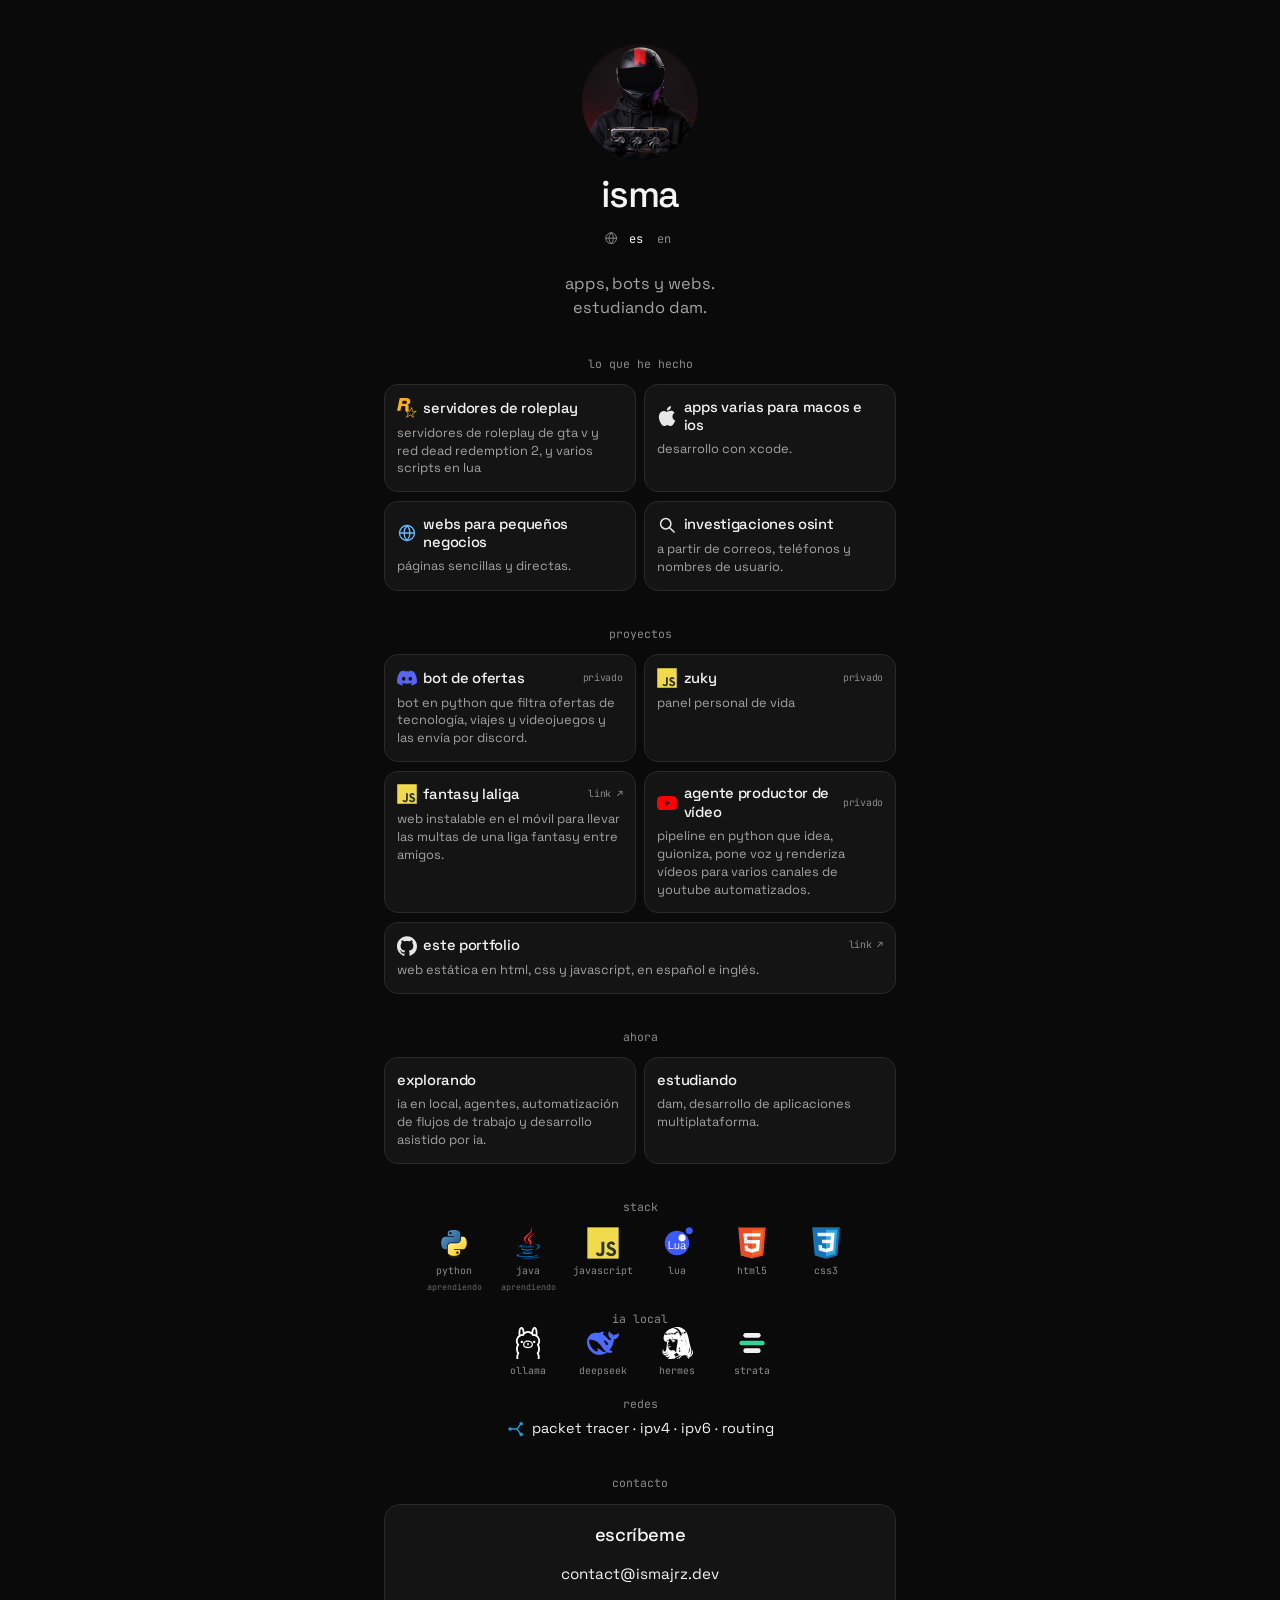
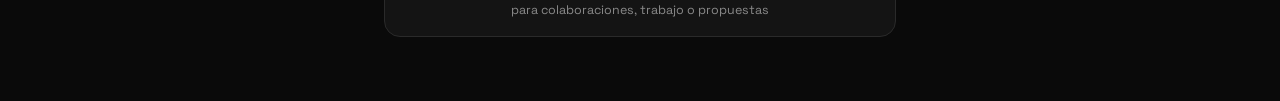
<file: index.html>
<!DOCTYPE html>
<html lang="es">
<head>
  <meta charset="utf-8">
  <meta name="viewport" content="width=device-width, initial-scale=1">
  <title>isma · @ismajrz</title>
  <meta name="description" content="isma (@ismajrz). apps, bots y webs. estudiando dam.">
  <meta name="author" content="isma">
  <meta name="theme-color" content="#0a0a0a">
  <meta name="color-scheme" content="dark">
  <meta name="format-detection" content="telephone=no">
  <link rel="canonical" href="https://ismajrz.dev/">
  <meta property="og:title" content="isma · @ismajrz">
  <meta property="og:description" content="isma (@ismajrz). apps, bots y webs. estudiando dam.">
  <meta property="og:type" content="website">
  <meta property="og:url" content="https://ismajrz.dev/">
  <meta property="og:locale" content="es_ES">
  <meta property="og:site_name" content="isma">
  <meta property="og:image" content="https://ismajrz.dev/avatar.jpg">
  <meta property="og:image:type" content="image/jpeg">
  <meta property="og:image:width" content="460">
  <meta property="og:image:height" content="460">
  <meta property="og:image:alt" content="avatar de isma">
  <meta name="twitter:card" content="summary">
  <meta name="twitter:title" content="isma · @ismajrz">
  <meta name="twitter:description" content="isma (@ismajrz). apps, bots y webs. estudiando dam.">
  <meta name="twitter:image" content="https://ismajrz.dev/avatar.jpg">
  <meta name="twitter:image:alt" content="avatar de isma">
  <link rel="icon" href="/favicon.svg" type="image/svg+xml">
  <link rel="preload" href="/avatar.jpg" as="image">
  <link rel="preconnect" href="https://fonts.googleapis.com">
  <link rel="preconnect" href="https://fonts.gstatic.com" crossorigin>
  <link rel="stylesheet" href="https://fonts.googleapis.com/css2?family=JetBrains+Mono:wght@400;500&family=Space+Grotesk:wght@400;500&display=swap">
  <link rel="stylesheet" href="/styles.css">
</head>
<body data-page="home">
  <a class="skip" href="#contenido" data-i18n="skip">saltar al contenido</a>
  <div class="hub">
    <header>
      <img class="avatar" src="/avatar.jpg" width="116" height="116" alt="avatar de isma" data-i18n-alt="photoAlt" fetchpriority="high">
      <h1>isma</h1>
      <div class="lang" role="group" aria-label="idioma" data-i18n-aria="langLabel">
        <svg class="lang-icon" aria-hidden="true" viewBox="0 0 24 24" fill="none" stroke="currentColor" stroke-width="1.6" stroke-linecap="round" stroke-linejoin="round"><circle cx="12" cy="12" r="9"/><path d="M3 12h18"/><path d="M12 3c2.4 2.6 3.6 5.7 3.6 9s-1.2 6.4-3.6 9c-2.4-2.6-3.6-5.7-3.6-9S9.6 5.6 12 3z"/></svg>
        <button type="button" data-set-lang="es" aria-pressed="true">es</button>
        <button type="button" data-set-lang="en" aria-pressed="false">en</button>
      </div>
      <p class="bio">
        <span data-i18n="bio1">apps, bots y webs.</span>
        <span data-i18n="bio2">estudiando dam.</span>
      </p>
    </header>

    <main id="contenido" tabindex="-1">
      <section aria-labelledby="hecho">
        <h2 id="hecho" data-i18n="workTitle">lo que he hecho</h2>
        <ul class="tiles work">
          <li class="tile">
            <h3><img src="/icons/rockstargames.svg" alt="" width="20" height="20"><span data-i18n="work1t">servidores de roleplay</span></h3>
            <p data-i18n="work1d">servidores de roleplay de gta v y red dead redemption 2, y varios scripts en lua</p>
          </li>
          <li class="tile">
            <h3><img src="/icons/apple.svg" alt="" width="20" height="20"><span data-i18n="work2t">apps varias para macos e ios</span></h3>
            <p data-i18n="work2d">desarrollo con xcode.</p>
          </li>
          <li class="tile">
            <h3><img src="/icons/globe.svg" alt="" width="20" height="20"><span data-i18n="work3t">webs para pequeños negocios</span></h3>
            <p data-i18n="work3d">páginas sencillas y directas.</p>
          </li>
          <li class="tile">
            <h3><img src="/icons/search.svg" alt="" width="20" height="20"><span data-i18n="work4t">investigaciones osint</span></h3>
            <p data-i18n="work4d">a partir de correos, teléfonos y nombres de usuario.</p>
          </li>
        </ul>
      </section>

      <section aria-labelledby="proyectos">
        <h2 id="proyectos" data-i18n="projectsTitle">proyectos</h2>
        <ul class="tiles">
          <li class="tile">
            <h3><img src="/icons/discord.svg" alt="" width="20" height="20"><span>bot de ofertas</span><span class="tag" data-i18n="private">privado</span></h3>
            <p data-i18n="projBot">bot en python que filtra ofertas de tecnología, viajes y videojuegos y las envía por discord.</p>
          </li>
          <li class="tile">
            <h3><img src="/icons/javascript.svg" alt="" width="20" height="20"><span>zuky</span><span class="tag" data-i18n="private">privado</span></h3>
            <p data-i18n="projZuky">panel personal de vida</p>
          </li>
          <li class="tile">
            <h3><img src="/icons/javascript.svg" alt="" width="20" height="20"><span>fantasy laliga</span><a class="tag tag-link" href="https://github.com/ismajrz/fantasy-laliga-multas" target="_blank" rel="noopener"><span data-i18n="code">link</span> ↗<span class="sr-only" data-i18n="newTab">se abre en otra pestaña</span></a></h3>
            <p data-i18n="projFantasy">web instalable en el móvil para llevar las multas de una liga fantasy entre amigos.</p>
          </li>
          <li class="tile">
            <h3><img src="/icons/youtube.svg" alt="" width="20" height="20"><span data-i18n="projVideoT">agente productor de vídeo</span><span class="tag" data-i18n="private">privado</span></h3>
            <p data-i18n="projVideo">pipeline en python que idea, guioniza, pone voz y renderiza vídeos para varios canales de youtube automatizados.</p>
          </li>
          <li class="tile">
            <h3><img src="/icons/github.svg" alt="" width="20" height="20"><span data-i18n="projSiteT">este portfolio</span><a class="tag tag-link" href="https://github.com/ismajrz/portfolio" target="_blank" rel="noopener"><span data-i18n="code">link</span> ↗<span class="sr-only" data-i18n="newTab">se abre en otra pestaña</span></a></h3>
            <p data-i18n="projSite">web estática en html, css y javascript, en español e inglés.</p>
          </li>
        </ul>
      </section>

      <section aria-labelledby="ahora">
        <h2 id="ahora" data-i18n="nowTitle">ahora</h2>
        <ul class="tiles">
          <li class="tile">
            <h3 data-i18n="now3t">explorando</h3>
            <p data-i18n="now3d">ia en local, agentes, automatización de flujos de trabajo y desarrollo asistido por ia.</p>
          </li>
          <li class="tile">
            <h3 data-i18n="now2t">estudiando</h3>
            <p data-i18n="now2d">dam, desarrollo de aplicaciones multiplataforma.</p>
          </li>
        </ul>
      </section>

      <section aria-labelledby="stack">
        <h2 id="stack" data-i18n="stackTitle">stack</h2>
        <ul class="logos">
          <li><img src="/icons/python.svg" alt="" width="32" height="32"><span>python</span><span class="learning" data-i18n="learning">aprendiendo</span></li>
          <li><img src="/icons/java.svg" alt="" width="32" height="32"><span>java</span><span class="learning" data-i18n="learning">aprendiendo</span></li>
          <li><img src="/icons/javascript.svg" alt="" width="32" height="32"><span>javascript</span></li>
          <li><img src="/icons/lua.svg" alt="" width="32" height="32"><span>lua</span></li>
          <li><img src="/icons/html5.svg" alt="" width="32" height="32"><span>html5</span></li>
          <li><img src="/icons/css3.svg" alt="" width="32" height="32"><span>css3</span></li>
        </ul>
        <p class="sub" data-i18n="ai">ia local</p>
        <ul class="logos">
          <li><img src="/icons/ollama.svg" alt="" width="32" height="32"><span>ollama</span></li>
          <li><img src="/icons/deepseek.svg" alt="" width="32" height="32"><span>deepseek</span></li>
          <li><img src="/icons/hermes.svg" alt="" width="32" height="32"><span>hermes</span></li>
          <li><img src="/icons/strata.svg" alt="" width="32" height="32"><span>strata</span></li>
        </ul>
        <p class="sub" data-i18n="networks">redes</p>
        <p class="netline"><img class="mark" src="/icons/network.svg" alt="" width="18" height="18">packet tracer · ipv4 · ipv6 · routing</p>
      </section>

      <section aria-labelledby="contacto">
        <h2 id="contacto" data-i18n="contactTitle">contacto</h2>
        <a class="cta" href="mailto:contact@ismajrz.dev">
          <span class="cta-label" data-i18n="ctaButton">escríbeme</span>
          <span class="cta-mail">contact@ismajrz.dev</span>
          <span class="cta-note" data-i18n="ctaPurpose">para colaboraciones, trabajo o propuestas</span>
        </a>
      </section>
    </main>
  </div>
  <script src="/main.js"></script>
</body>
</html>
</file>
<file: styles.css>
:root {
  --bg: #0a0a0a;
  --card: #141414;
  --line: #2a2a2a;
  --text: #a3a3a3;
  --strong: #f4f4f4;
  --muted: #8a8a8a;
  --sans: "Space Grotesk", "Segoe UI", sans-serif;
  --mono: "JetBrains Mono", ui-monospace, menlo, consolas, monospace;
}

*,
*::before,
*::after {
  box-sizing: border-box;
}

html {
  scrollbar-color: #2a2a2a var(--bg);
}

body {
  margin: 0;
  min-height: 100vh;
  background: var(--bg);
  color: var(--text);
  font-family: var(--sans);
  font-size: 1.02rem;
  line-height: 1.5;
  -webkit-font-smoothing: antialiased;
}

:focus:not(:focus-visible) {
  outline: none;
}

:focus-visible {
  outline: 2px solid var(--strong);
  outline-offset: 3px;
}

::selection {
  background: #2e2e2e;
  color: var(--strong);
}

button,
a {
  font: inherit;
}

.skip {
  position: absolute;
  left: 1rem;
  top: 0;
  transform: translateY(-140%);
  padding: 0.45rem 0.7rem;
  background: var(--strong);
  color: var(--bg);
  font-family: var(--mono);
  font-size: 0.75rem;
  text-decoration: none;
}

.skip:focus {
  transform: translateY(0.75rem);
}

.hub {
  width: min(100% - 2rem, 32rem);
  margin-inline: auto;
  padding-block: 2.75rem 4rem;
  text-align: center;
}

.avatar {
  width: 116px;
  height: 116px;
  border-radius: 50%;
  object-fit: cover;
  display: block;
  margin: 0 auto 1rem;
}

h1,
h2,
h3,
p {
  margin: 0;
}

h1 {
  color: var(--strong);
  font-size: 2.35rem;
  font-weight: 500;
  letter-spacing: -0.04em;
  line-height: 1;
}

.handle {
  margin-top: 0.4rem;
  color: var(--muted);
  font-family: var(--mono);
  font-size: 0.85rem;
}

.lang {
  display: inline-flex;
  align-items: center;
  gap: 0.15rem;
  margin-top: 0.85rem;
}

.lang-icon {
  width: 0.9rem;
  height: 0.9rem;
  margin-right: 0.2rem;
  color: var(--muted);
}

.lang button {
  border: 0;
  padding: 0.15rem 0.35rem;
  background: transparent;
  color: var(--muted);
  font-family: var(--mono);
  font-size: 0.75rem;
  cursor: pointer;
}

.lang button[aria-pressed="true"] {
  color: var(--strong);
}

.bio {
  margin-top: 1.15rem;
  text-align: center;
}

.bio span {
  display: block;
}

section {
  margin-top: 2.15rem;
  text-align: left;
}

h2 {
  margin-bottom: 0.75rem;
  color: var(--muted);
  font-family: var(--mono);
  font-size: 0.72rem;
  font-weight: 400;
  text-align: center;
}

.links {
  display: grid;
  gap: 0.6rem;
  margin-top: 1.6rem;
}

.linkbtn,
.cta {
  display: flex;
  align-items: center;
  gap: 0.8rem;
  width: 100%;
  padding: 0.9rem 1rem;
  border: 1px solid var(--line);
  border-radius: 16px;
  background: var(--card);
  color: var(--strong);
  text-align: left;
  text-decoration: none;
  transition: background-color 0.15s ease, border-color 0.15s ease;
}

.linkbtn:hover,
.cta:hover {
  background: #1b1b1b;
  border-color: #3a3a3a;
  text-decoration: none;
}

.linkbtn img {
  width: 22px;
  height: 22px;
  flex: none;
  object-fit: contain;
}

.linkbtn strong,
.cta-label {
  display: block;
  font-weight: 500;
  letter-spacing: -0.02em;
}

.linkbtn small,
.cta-note {
  display: block;
  margin-top: 0.1rem;
  color: var(--muted);
  font-size: 0.78rem;
  font-weight: 400;
}

.tiles {
  display: grid;
  grid-template-columns: 1fr 1fr;
  gap: 0.55rem;
  margin: 0;
  padding: 0;
  list-style: none;
}

.tiles li:last-child:nth-child(odd) {
  grid-column: 1 / -1;
}

.tile {
  padding: 0.8rem 0.75rem 0.85rem;
  border: 1px solid var(--line);
  border-radius: 14px;
  background: var(--card);
  text-align: left;
}

.tile img,
.mark {
  width: 20px;
  height: 20px;
  object-fit: contain;
  flex: none;
}

h3 {
  display: flex;
  align-items: center;
  gap: 0.4rem;
  color: var(--strong);
  font-size: 0.92rem;
  font-weight: 500;
  letter-spacing: -0.02em;
  line-height: 1.25;
}

.tile p {
  margin-top: 0.35rem;
  color: var(--text);
  font-size: 0.8rem;
  line-height: 1.4;
}

.tag {
  margin-left: auto;
  color: var(--muted);
  font-family: var(--mono);
  font-size: 0.62rem;
  font-weight: 400;
}

.tag-link {
  color: var(--muted);
  text-decoration: none;
}

.tag-link:hover {
  color: var(--strong);
}

.logos {
  display: flex;
  flex-wrap: wrap;
  justify-content: center;
  gap: 0.85rem 0.35rem;
  margin: 0;
  padding: 0;
  list-style: none;
}

.logos li {
  display: flex;
  flex-direction: column;
  align-items: center;
  gap: 0.3rem;
  width: 4.3rem;
  color: var(--muted);
  font-family: var(--mono);
  font-size: 0.62rem;
}

.logos img {
  width: 32px;
  height: 32px;
  object-fit: contain;
}

.logos .learning {
  margin-top: -0.15rem;
  color: var(--muted);
  font-size: 0.52rem;
  opacity: 0.75;
}

.sub {
  margin-top: 1rem;
  color: var(--muted);
  font-family: var(--mono);
  font-size: 0.72rem;
  text-align: center;
}

.netline {
  display: flex;
  align-items: center;
  justify-content: center;
  gap: 0.4rem;
  margin-top: 0.4rem;
  color: var(--strong);
  font-size: 0.9rem;
}

.specs {
  margin: 0.45rem 0 0;
  padding: 0;
  list-style: none;
  display: grid;
  gap: 0.3rem;
}

.specs li {
  color: var(--text);
  font-size: 0.78rem;
  line-height: 1.35;
}

.specs .k {
  display: inline-block;
  min-width: 2.6rem;
  margin-right: 0.4rem;
  color: var(--muted);
  font-family: var(--mono);
  font-size: 0.62rem;
}

.specs em {
  color: var(--muted);
  font-style: normal;
}

.cta {
  display: grid;
  justify-items: center;
  text-align: center;
  padding: 1rem 1rem 1.05rem;
  border-radius: 16px;
}

.cta-label {
  font-size: 1.15rem;
}

.cta-mail {
  margin-top: 0.15rem;
  color: var(--strong);
  font-size: 0.95rem;
}

.sr-only {
  position: absolute;
  width: 1px;
  height: 1px;
  padding: 0;
  margin: -1px;
  overflow: hidden;
  clip: rect(0, 0, 0, 0);
  white-space: nowrap;
  border: 0;
}

.page-404 .hub {
  padding-top: 4.5rem;
}

.page-404 .linkbtn {
  margin-top: 1.5rem;
  justify-content: center;
}

@media (prefers-reduced-motion: reduce) {
  .linkbtn,
  .cta {
    transition: none;
  }
}
</file>
